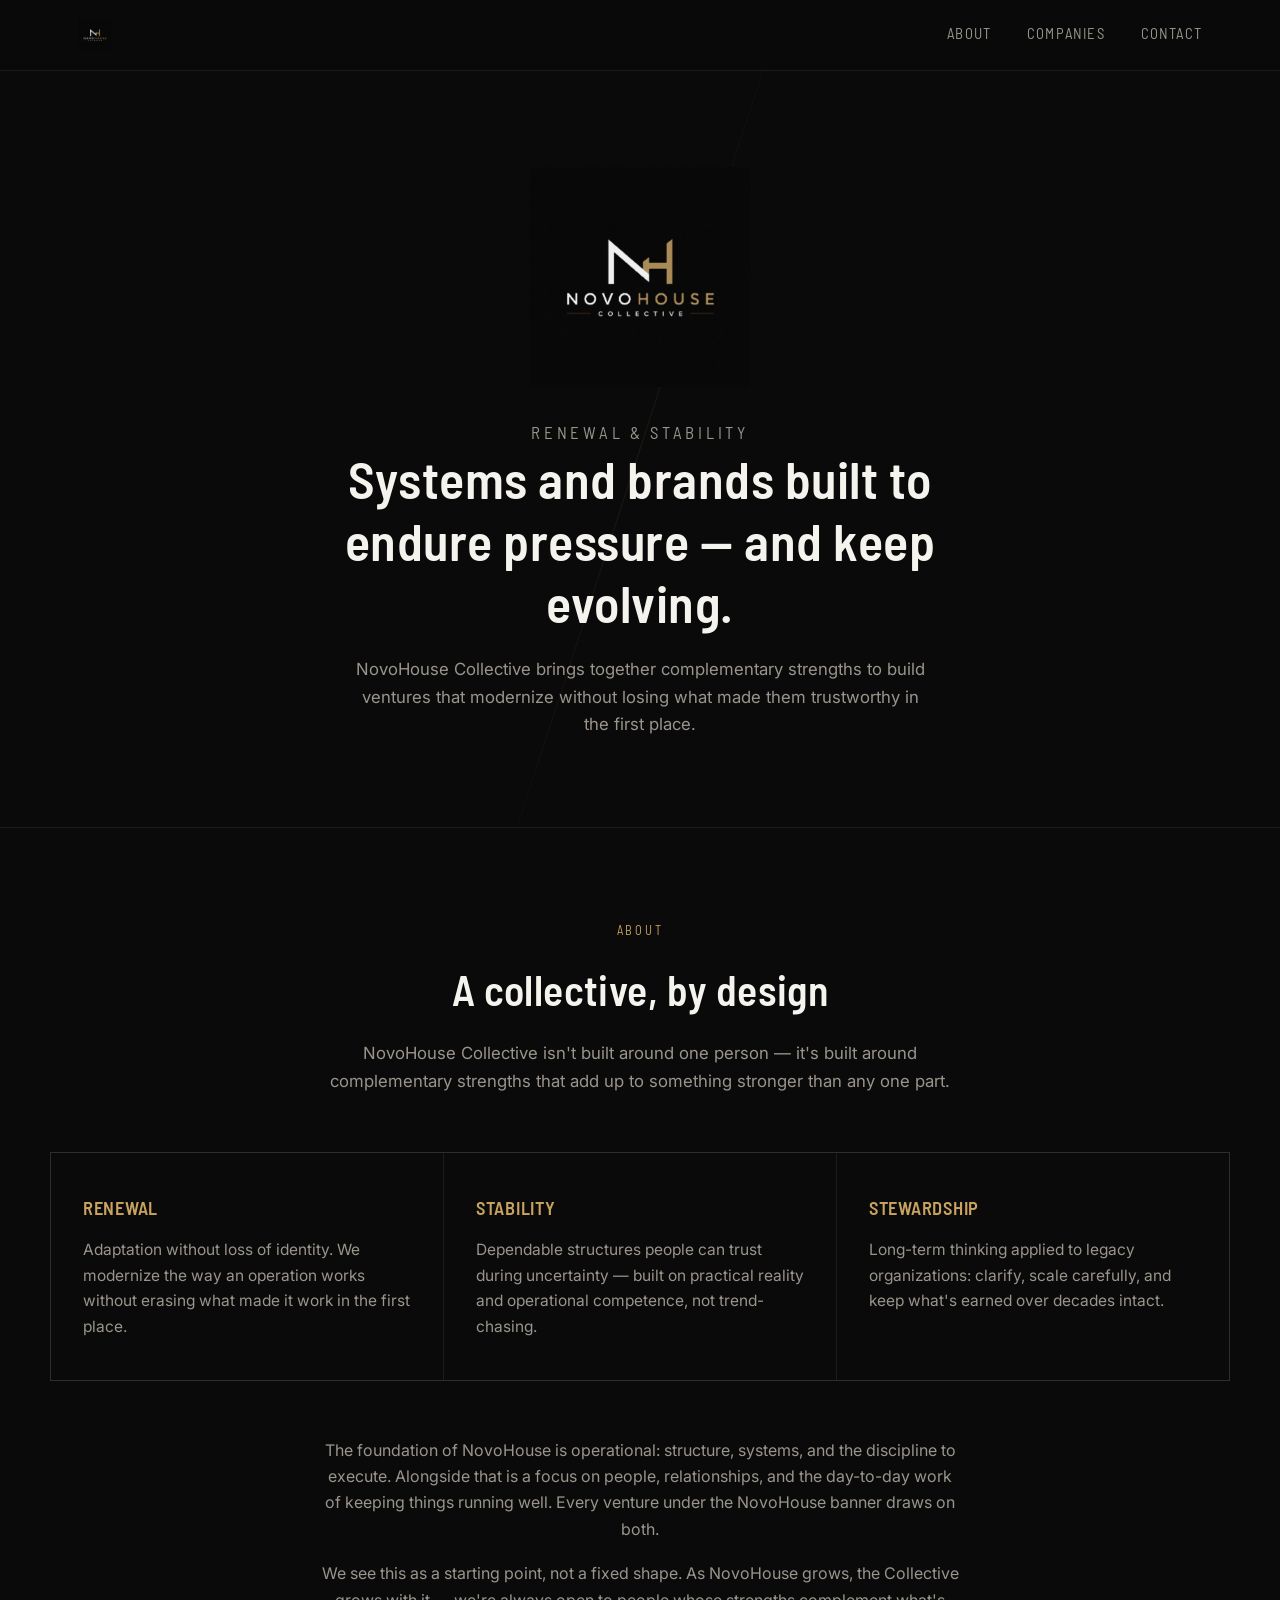
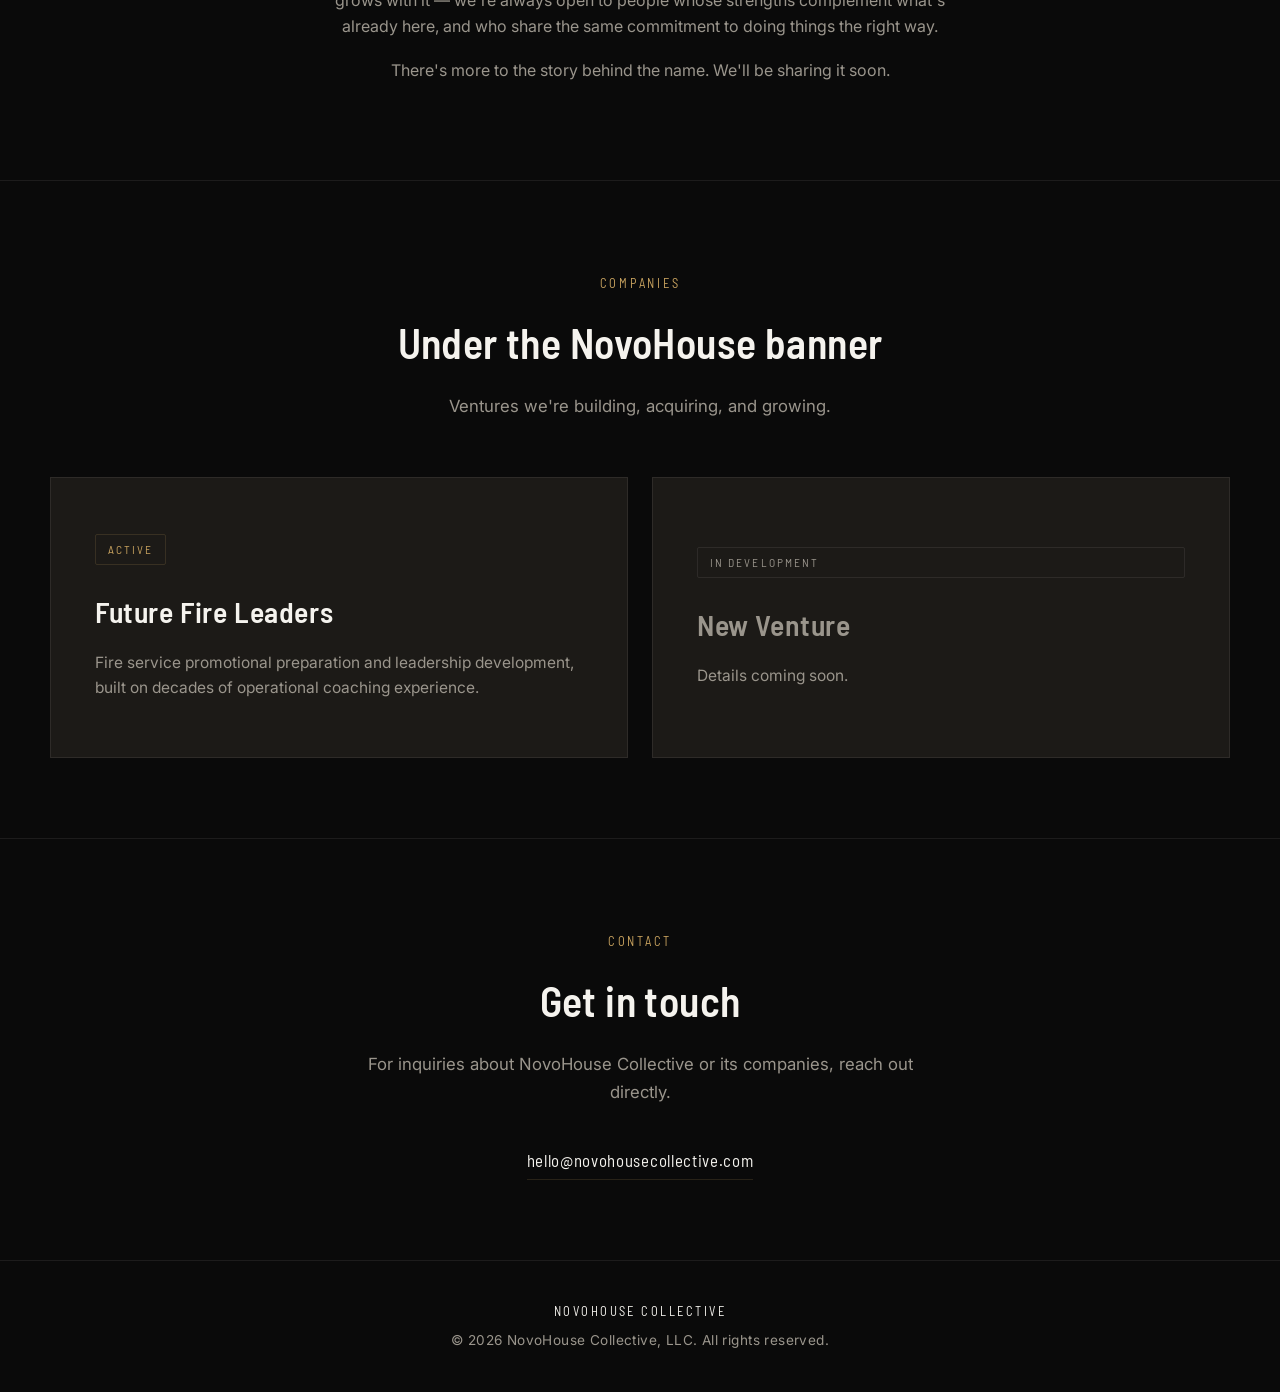
<file: index.html>
<!DOCTYPE html>
<html lang="en">
<head>
<meta charset="UTF-8" />
<meta name="viewport" content="width=device-width, initial-scale=1.0" />
<title>NovoHouse Collective</title>
<meta name="description" content="NovoHouse Collective — building durable systems, brands, and leadership structures with renewal and stability." />
<link rel="preconnect" href="https://fonts.googleapis.com">
<link rel="preconnect" href="https://fonts.gstatic.com" crossorigin>
<link href="https://fonts.googleapis.com/css2?family=Barlow+Semi+Condensed:wght@500;600;700&family=Inter:wght@400;500&display=swap" rel="stylesheet">
<link rel="stylesheet" href="assets/style.css" />
</head>
<body>

<header>
  <nav class="nav">
    <a href="index.html" class="nav-mark">
      <img src="assets/nhc-logo.png" alt="NovoHouse Collective" />
    </a>
    <button class="nav-toggle" aria-label="Toggle navigation" aria-expanded="false">&#9776;</button>
    <div class="nav-links">
      <a href="#about">About</a>
      <a href="#companies">Companies</a>
      <a href="#contact">Contact</a>
    </div>
  </nav>
</header>

<main>

  <section class="hero" style="border-top: none;">
    <img class="hero-mark" src="assets/nhc-logo.png" alt="NovoHouse Collective" />
    <p class="hero-eyebrow">Renewal &amp; Stability</p>
    <h1>Systems and brands built to endure pressure — and keep evolving.</h1>
    <p>NovoHouse Collective brings together complementary strengths to build ventures that modernize without losing what made them trustworthy in the first place.</p>
  </section>

  <section id="about">
    <div class="section-head">
      <p class="eyebrow">About</p>
      <h2>A collective, by design</h2>
      <p class="lede">NovoHouse Collective isn't built around one person — it's built around complementary strengths that add up to something stronger than any one part.</p>
    </div>

    <div class="pillars">
      <div class="pillar">
        <h3>Renewal</h3>
        <p>Adaptation without loss of identity. We modernize the way an operation works without erasing what made it work in the first place.</p>
      </div>
      <div class="pillar">
        <h3>Stability</h3>
        <p>Dependable structures people can trust during uncertainty — built on practical reality and operational competence, not trend-chasing.</p>
      </div>
      <div class="pillar">
        <h3>Stewardship</h3>
        <p>Long-term thinking applied to legacy organizations: clarify, scale carefully, and keep what's earned over decades intact.</p>
      </div>
    </div>

    <div class="about-body">
      <p>The foundation of NovoHouse is operational: structure, systems, and the discipline to execute. Alongside that is a focus on people, relationships, and the day-to-day work of keeping things running well. Every venture under the NovoHouse banner draws on both.</p>
      <p>We see this as a starting point, not a fixed shape. As NovoHouse grows, the Collective grows with it — we're always open to people whose strengths complement what's already here, and who share the same commitment to doing things the right way.</p>
      <p>There's more to the story behind the name. We'll be sharing it soon.</p>
    </div>
  </section>

  <section id="companies">
    <div class="section-head">
      <p class="eyebrow">Companies</p>
      <h2>Under the NovoHouse banner</h2>
      <p class="lede">Ventures we're building, acquiring, and growing.</p>
    </div>

    <div class="company-grid">
      <div class="company-card is-active">
        <span class="company-tag">Active</span>
        <h3>Future Fire Leaders</h3>
        <p>Fire service promotional preparation and leadership development, built on decades of operational coaching experience.</p>
      </div>
      <a href="ffl-coming-soon.html" class="company-card is-coming">
        <span class="company-tag">In Development</span>
        <h3>New Venture</h3>
        <p>Details coming soon.</p>
      </a>
    </div>
  </section>

  <section id="contact">
    <div class="contact-inner">
      <p class="eyebrow">Contact</p>
      <h2>Get in touch</h2>
      <p class="lede">For inquiries about NovoHouse Collective or its companies, reach out directly.</p>
      <div class="contact-detail">
        <a href="mailto:hello@novohousecollective.com">hello@novohousecollective.com</a>
      </div>
    </div>
  </section>

</main>

<footer>
  <div class="foot-mark">NovoHouse Collective</div>
  <div>&copy; 2026 NovoHouse Collective, LLC. All rights reserved.</div>
</footer>

<script>
  const toggle = document.querySelector('.nav-toggle');
  const links = document.querySelector('.nav-links');
  toggle.addEventListener('click', () => {
    const open = links.classList.toggle('open');
    toggle.setAttribute('aria-expanded', open);
  });
  links.querySelectorAll('a').forEach(a => a.addEventListener('click', () => {
    links.classList.remove('open');
    toggle.setAttribute('aria-expanded', 'false');
  }));
</script>

</body>
</html>
</file>
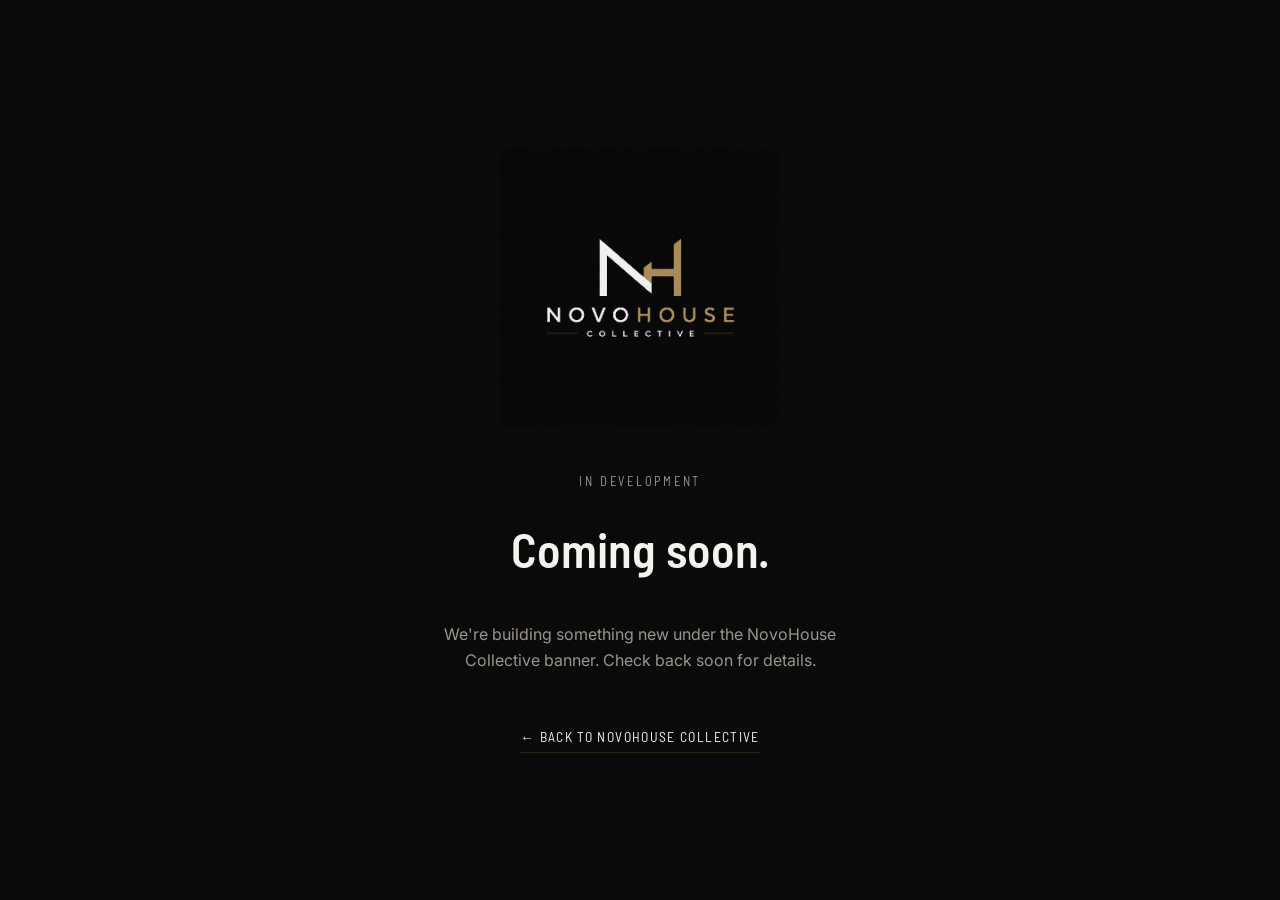
<file: ffl-coming-soon.html>
<!DOCTYPE html>
<html lang="en">
<head>
<meta charset="UTF-8" />
<meta name="viewport" content="width=device-width, initial-scale=1.0" />
<title>Coming Soon — NovoHouse Collective</title>
<meta name="description" content="A new venture from NovoHouse Collective — coming soon." />
<link rel="preconnect" href="https://fonts.googleapis.com">
<link rel="preconnect" href="https://fonts.gstatic.com" crossorigin>
<link href="https://fonts.googleapis.com/css2?family=Barlow+Semi+Condensed:wght@500;600;700&family=Inter:wght@400;500&display=swap" rel="stylesheet">
<link rel="stylesheet" href="assets/style.css" />
</head>
<body>

<main class="coming-soon">
  <img src="assets/nhc-logo.png" alt="NovoHouse Collective" />
  <p class="eyebrow">In Development</p>
  <h1>Coming soon.</h1>
  <p>We're building something new under the NovoHouse Collective banner. Check back soon for details.</p>
  <a href="index.html" class="back-link">&larr; Back to NovoHouse Collective</a>
</main>

</body>
</html>
</file>
<file: assets/style.css>
/* =========================================================
   NovoHouse Collective — Design Tokens
   ========================================================= */
:root {
  --bg: #0a0a0a;
  --bg-raised: #161513;
  --bg-card: #1c1a17;
  --ink: #f5f3ee;
  --ink-muted: #9a958c;
  --gold: #c9a35f;
  --gold-soft: rgba(201, 163, 95, 0.16);
  --line: rgba(245, 243, 238, 0.08);

  --font-display: "Barlow Semi Condensed", "Archivo", sans-serif;
  --font-body: "Inter", "Source Sans Pro", system-ui, sans-serif;

  --max-w: 1180px;
}

*, *::before, *::after { box-sizing: border-box; }

html { scroll-behavior: smooth; }

@media (prefers-reduced-motion: reduce) {
  html { scroll-behavior: auto; }
  *, *::before, *::after { animation-duration: 0.01ms !important; transition-duration: 0.01ms !important; }
}

body {
  margin: 0;
  background: var(--bg);
  color: var(--ink);
  font-family: var(--font-body);
  font-size: 16px;
  line-height: 1.65;
  -webkit-font-smoothing: antialiased;
}

img { max-width: 100%; display: block; }

a { color: inherit; text-decoration: none; }

:focus-visible {
  outline: 2px solid var(--gold);
  outline-offset: 3px;
}

.wrap {
  max-width: var(--max-w);
  margin: 0 auto;
  padding: 0 28px;
}

/* =========================================================
   Header / Nav
   ========================================================= */
header {
  position: sticky;
  top: 0;
  z-index: 50;
  background: rgba(10, 10, 10, 0.85);
  backdrop-filter: blur(8px);
  border-bottom: 1px solid var(--line);
}

.nav {
  display: flex;
  align-items: center;
  justify-content: space-between;
  padding: 18px 28px;
  max-width: var(--max-w);
  margin: 0 auto;
}

.nav-mark {
  display: flex;
  align-items: center;
  gap: 12px;
  font-family: var(--font-display);
  font-weight: 600;
  font-size: 1.05rem;
  letter-spacing: 0.06em;
  text-transform: uppercase;
}

.nav-mark img {
  height: 34px;
  width: auto;
}

@media (max-width: 760px) {
  .nav-mark img {
    height: 26px;
  }
  .nav {
    padding: 14px 20px;
  }
}

.nav-links {
  display: flex;
  gap: 36px;
  font-family: var(--font-display);
  font-size: 0.92rem;
  letter-spacing: 0.08em;
  text-transform: uppercase;
}

.nav-links a {
  color: var(--ink-muted);
  transition: color 0.2s ease;
  position: relative;
  padding-bottom: 4px;
}

.nav-links a:hover,
.nav-links a:focus-visible {
  color: var(--ink);
}

.nav-links a::after {
  content: "";
  position: absolute;
  left: 0;
  bottom: -2px;
  width: 0;
  height: 1px;
  background: var(--gold);
  transition: width 0.25s ease;
}

.nav-links a:hover::after,
.nav-links a:focus-visible::after {
  width: 100%;
}

.nav-toggle {
  display: none;
  background: none;
  border: 1px solid var(--line);
  color: var(--ink);
  width: 42px;
  height: 42px;
  border-radius: 4px;
  font-size: 1.2rem;
  cursor: pointer;
}

@media (max-width: 760px) {
  .nav-links {
    position: fixed;
    inset: 64px 0 0 0;
    background: var(--bg);
    flex-direction: column;
    align-items: center;
    justify-content: center;
    gap: 32px;
    transform: translateY(-110%);
    transition: transform 0.3s ease;
    border-top: 1px solid var(--line);
    visibility: hidden;
    z-index: 100;
  }
  .nav-links.open {
    transform: translateY(0);
    visibility: visible;
  }
  .nav-toggle {
    display: flex;
    align-items: center;
    justify-content: center;
  }
}

/* =========================================================
   Hero
   ========================================================= */
.hero {
  position: relative;
  padding: 96px 28px 88px;
  text-align: center;
  overflow: hidden;
}

.hero::before {
  /* Diagonal accent echoing the N stroke in the mark */
  content: "";
  position: absolute;
  top: -20%;
  left: 50%;
  width: 1px;
  height: 140%;
  background: linear-gradient(to bottom, transparent, var(--gold-soft), transparent);
  transform: translateX(-50%) rotate(18deg);
  opacity: 0.6;
}

.hero-mark {
  width: 100%;
  max-width: 220px;
  margin: 0 auto 32px;
  opacity: 0;
  animation: rise 0.9s ease-out 0.1s forwards;
}

@media (max-width: 760px) {
  .hero {
    padding: 64px 24px 72px;
  }
  .hero::before {
    opacity: 0.25;
  }
  .hero-mark {
    max-width: 160px;
    margin: 0 auto 24px;
  }
}

.hero-eyebrow {
  font-family: var(--font-display);
  letter-spacing: 0.22em;
  text-transform: uppercase;
  font-size: 0.8rem;
  color: var(--gold);
  margin-bottom: 18px;
  opacity: 0;
  animation: rise 0.9s ease-out 0.3s forwards;
}

.hero h1 {
  font-family: var(--font-display);
  font-weight: 600;
  font-size: clamp(2rem, 4.5vw, 3.25rem);
  letter-spacing: 0.01em;
  margin: 0 auto 22px;
  max-width: 26ch;
  line-height: 1.2;
  opacity: 0;
  animation: rise 0.9s ease-out 0.45s forwards;
}

.hero p {
  max-width: 52ch;
  margin: 0 auto;
  color: var(--ink-muted);
  font-size: 1.05rem;
  opacity: 0;
  animation: rise 0.9s ease-out 0.6s forwards;
}

@keyframes rise {
  from { opacity: 0; transform: translateY(14px); }
  to { opacity: 1; transform: translateY(0); }
}

/* =========================================================
   Section scaffolding
   ========================================================= */
section {
  padding: 80px 28px;
  border-top: 1px solid var(--line);
}

@media (max-width: 760px) {
  section {
    padding: 56px 20px;
  }
  .section-head {
    margin-bottom: 36px;
  }
}

.section-head {
  max-width: 640px;
  margin: 0 auto 56px;
  text-align: center;
}

.eyebrow {
  font-family: var(--font-display);
  letter-spacing: 0.22em;
  text-transform: uppercase;
  font-size: 0.78rem;
  color: var(--gold);
  margin-bottom: 14px;
}

h2 {
  font-family: var(--font-display);
  font-weight: 600;
  font-size: clamp(1.7rem, 4vw, 2.6rem);
  margin: 0 0 16px;
  letter-spacing: 0.01em;
}

.lede {
  color: var(--ink-muted);
  font-size: 1.05rem;
}

/* =========================================================
   About — doctrine pillars
   ========================================================= */
.pillars {
  display: grid;
  grid-template-columns: repeat(3, 1fr);
  gap: 1px;
  background: var(--line);
  border: 1px solid var(--line);
  max-width: var(--max-w);
  margin: 0 auto;
}

.pillar {
  background: var(--bg);
  padding: 40px 32px;
}

.pillar h3 {
  font-family: var(--font-display);
  font-weight: 600;
  font-size: 1.15rem;
  letter-spacing: 0.04em;
  text-transform: uppercase;
  margin: 0 0 14px;
  color: var(--gold);
}

.pillar p {
  color: var(--ink-muted);
  font-size: 0.97rem;
  margin: 0;
}

@media (max-width: 760px) {
  .pillars { grid-template-columns: 1fr; }
}

.about-body {
  max-width: 640px;
  margin: 56px auto 0;
  text-align: center;
  color: var(--ink-muted);
}

.about-body p + p { margin-top: 18px; }

/* =========================================================
   Companies / Portfolio
   ========================================================= */
.company-grid {
  display: grid;
  grid-template-columns: repeat(2, 1fr);
  gap: 24px;
  max-width: var(--max-w);
  margin: 0 auto;
}

.company-card {
  background: var(--bg-card);
  border: 1px solid var(--line);
  padding: 56px 44px;
  position: relative;
  transition: border-color 0.25s ease, transform 0.25s ease;
}

.company-card.is-active:hover {
  border-color: var(--gold-soft);
  transform: translateY(-3px);
}

.company-tag {
  display: inline-block;
  font-family: var(--font-display);
  font-size: 0.72rem;
  letter-spacing: 0.18em;
  text-transform: uppercase;
  padding: 5px 12px;
  border: 1px solid var(--gold-soft);
  color: var(--gold);
  border-radius: 2px;
  margin-bottom: 22px;
}

.company-card.is-coming .company-tag {
  color: var(--ink-muted);
  border-color: var(--line);
}

.company-card h3 {
  font-family: var(--font-display);
  font-weight: 600;
  font-size: 1.85rem;
  margin: 0 0 14px;
  letter-spacing: 0.02em;
}

.company-card p {
  color: var(--ink-muted);
  margin: 0 0 0;
  font-size: 0.97rem;
}

.company-card.is-coming {
  display: flex;
  flex-direction: column;
  justify-content: center;
  min-height: 100%;
}

.company-card.is-coming h3 {
  color: var(--ink-muted);
}

@media (max-width: 760px) {
  .company-grid { grid-template-columns: 1fr; }
}

/* =========================================================
   Contact
   ========================================================= */
.contact-inner {
  max-width: 560px;
  margin: 0 auto;
  text-align: center;
}

.contact-detail {
  margin-top: 40px;
  display: flex;
  flex-direction: column;
  gap: 14px;
  align-items: center;
}

.contact-detail a {
  font-family: var(--font-display);
  font-size: 1.05rem;
  letter-spacing: 0.04em;
  border-bottom: 1px solid var(--gold-soft);
  padding-bottom: 4px;
  transition: border-color 0.2s ease, color 0.2s ease;
}

.contact-detail a:hover,
.contact-detail a:focus-visible {
  color: var(--gold);
  border-color: var(--gold);
}

/* =========================================================
   Footer
   ========================================================= */
footer {
  border-top: 1px solid var(--line);
  padding: 40px 28px;
  text-align: center;
  color: var(--ink-muted);
  font-size: 0.85rem;
  letter-spacing: 0.03em;
}

footer .foot-mark {
  font-family: var(--font-display);
  letter-spacing: 0.2em;
  text-transform: uppercase;
  font-size: 0.78rem;
  color: var(--ink);
  margin-bottom: 8px;
}

/* =========================================================
   FFL placeholder page
   ========================================================= */
.coming-soon {
  min-height: 100vh;
  display: flex;
  flex-direction: column;
  align-items: center;
  justify-content: center;
  text-align: center;
  padding: 28px;
}

.coming-soon img {
  width: 100%;
  max-width: 280px;
  margin: 0 auto 32px;
}

.coming-soon .eyebrow { margin-bottom: 18px; }

.coming-soon h1 {
  font-family: var(--font-display);
  font-weight: 600;
  font-size: clamp(1.8rem, 5vw, 3rem);
  margin: 0 0 16px;
}

.coming-soon p {
  color: var(--ink-muted);
  max-width: 46ch;
}

.back-link {
  margin-top: 36px;
  font-family: var(--font-display);
  letter-spacing: 0.1em;
  text-transform: uppercase;
  font-size: 0.85rem;
  border-bottom: 1px solid var(--gold-soft);
  padding-bottom: 4px;
  transition: color 0.2s ease, border-color 0.2s ease;
}

.back-link:hover,
.back-link:focus-visible {
  color: var(--gold);
  border-color: var(--gold);
}
</file>
